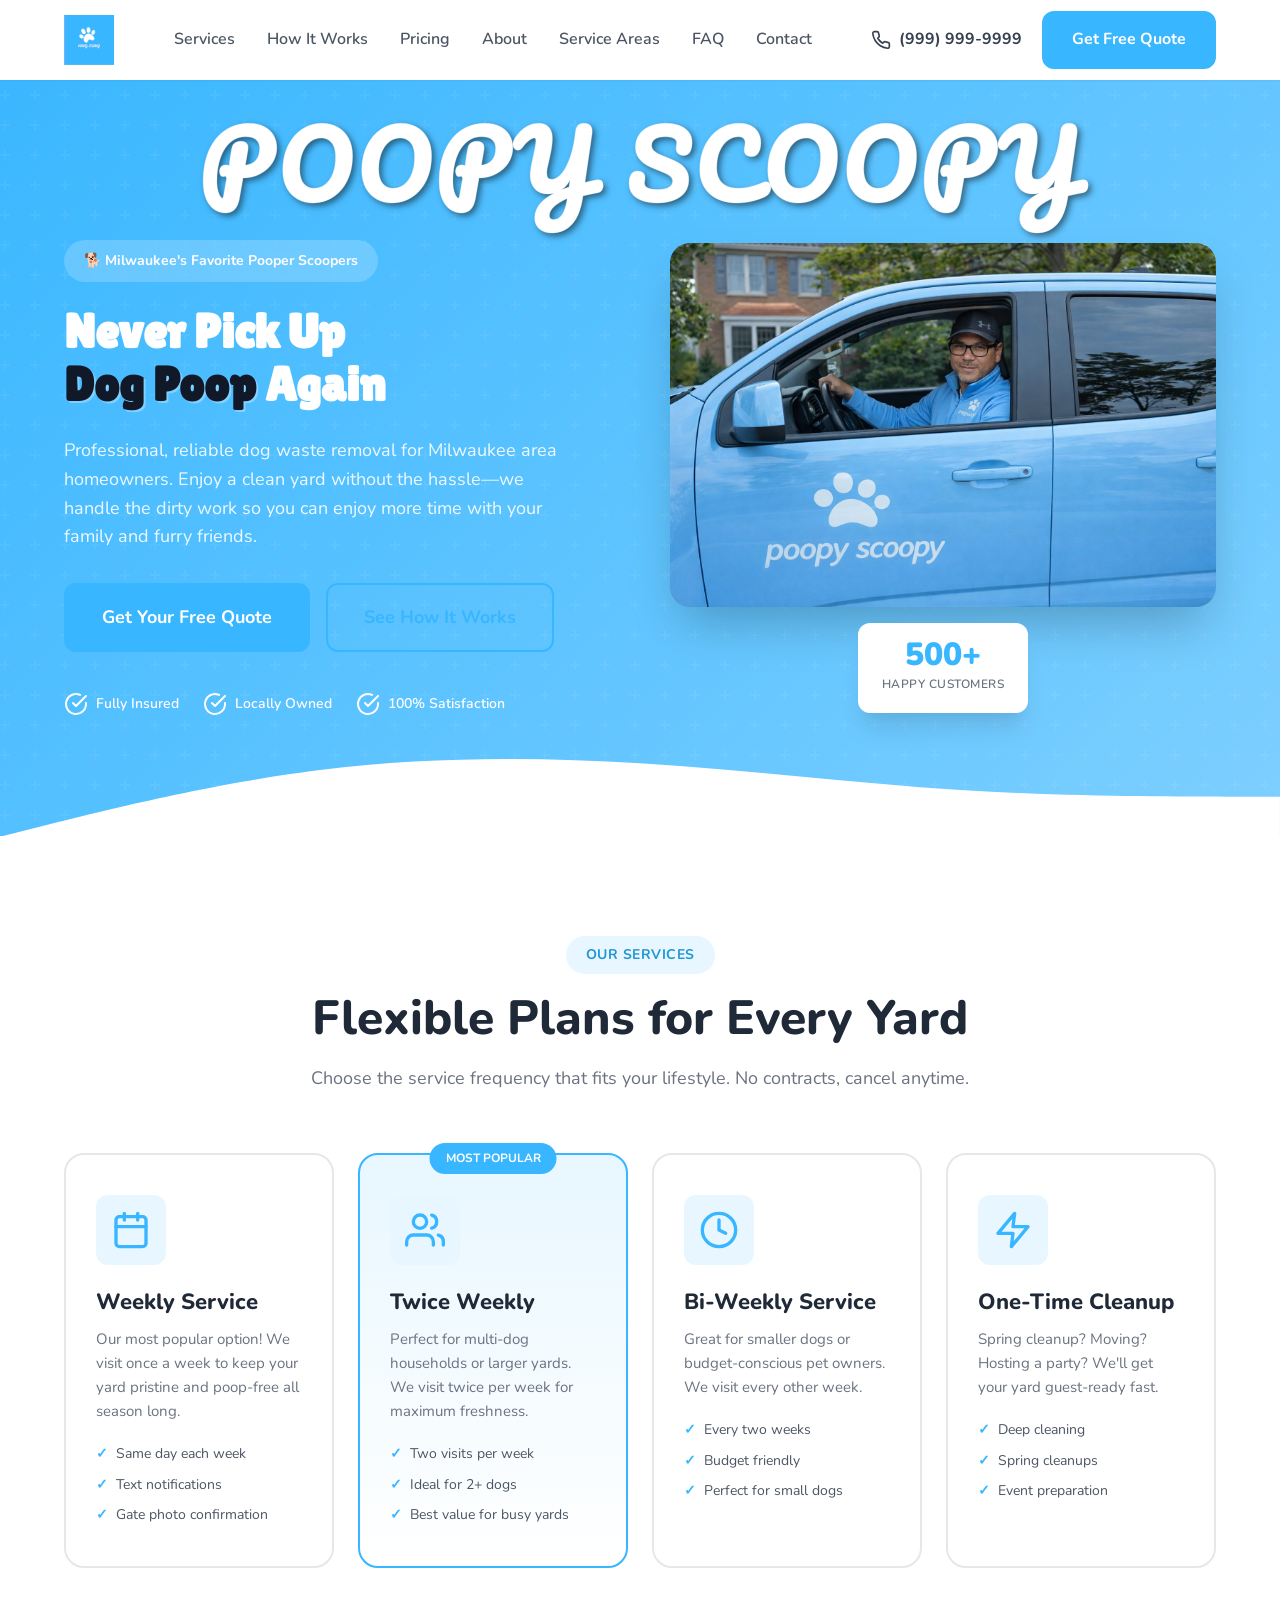
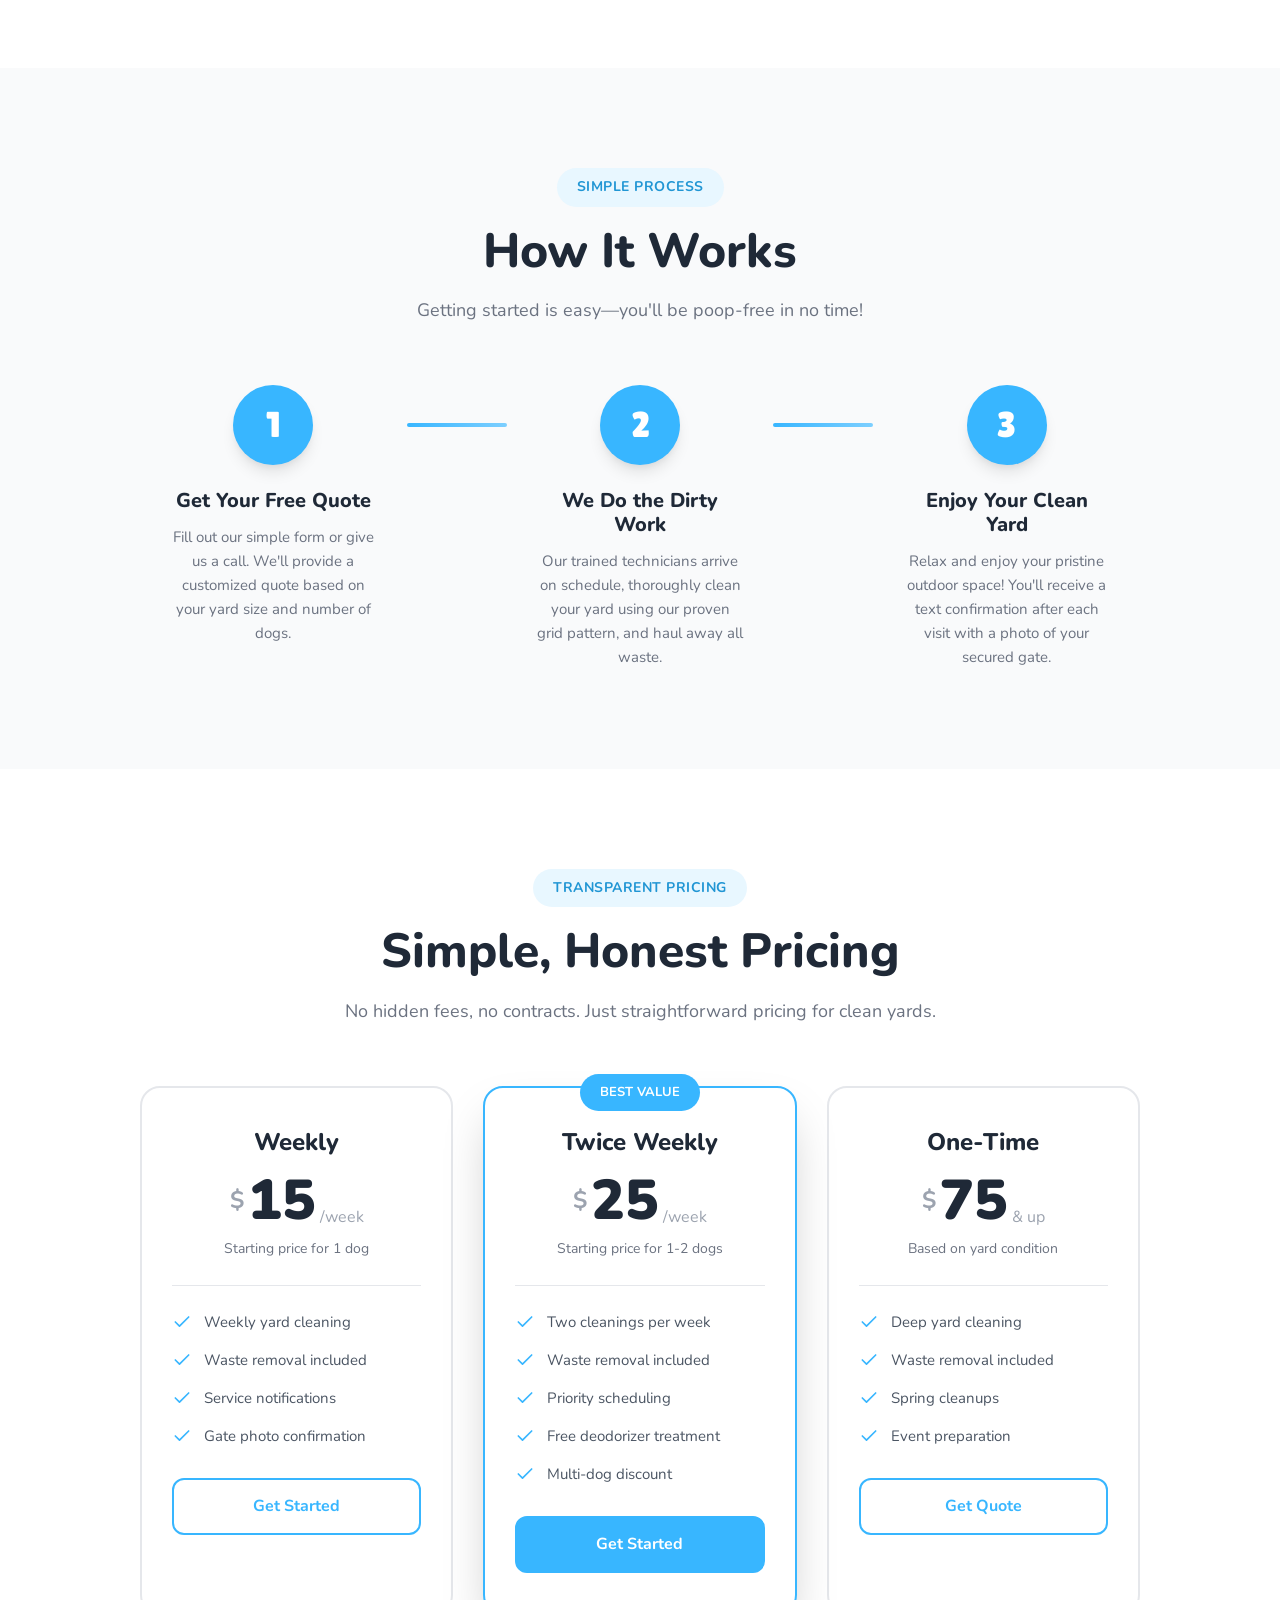
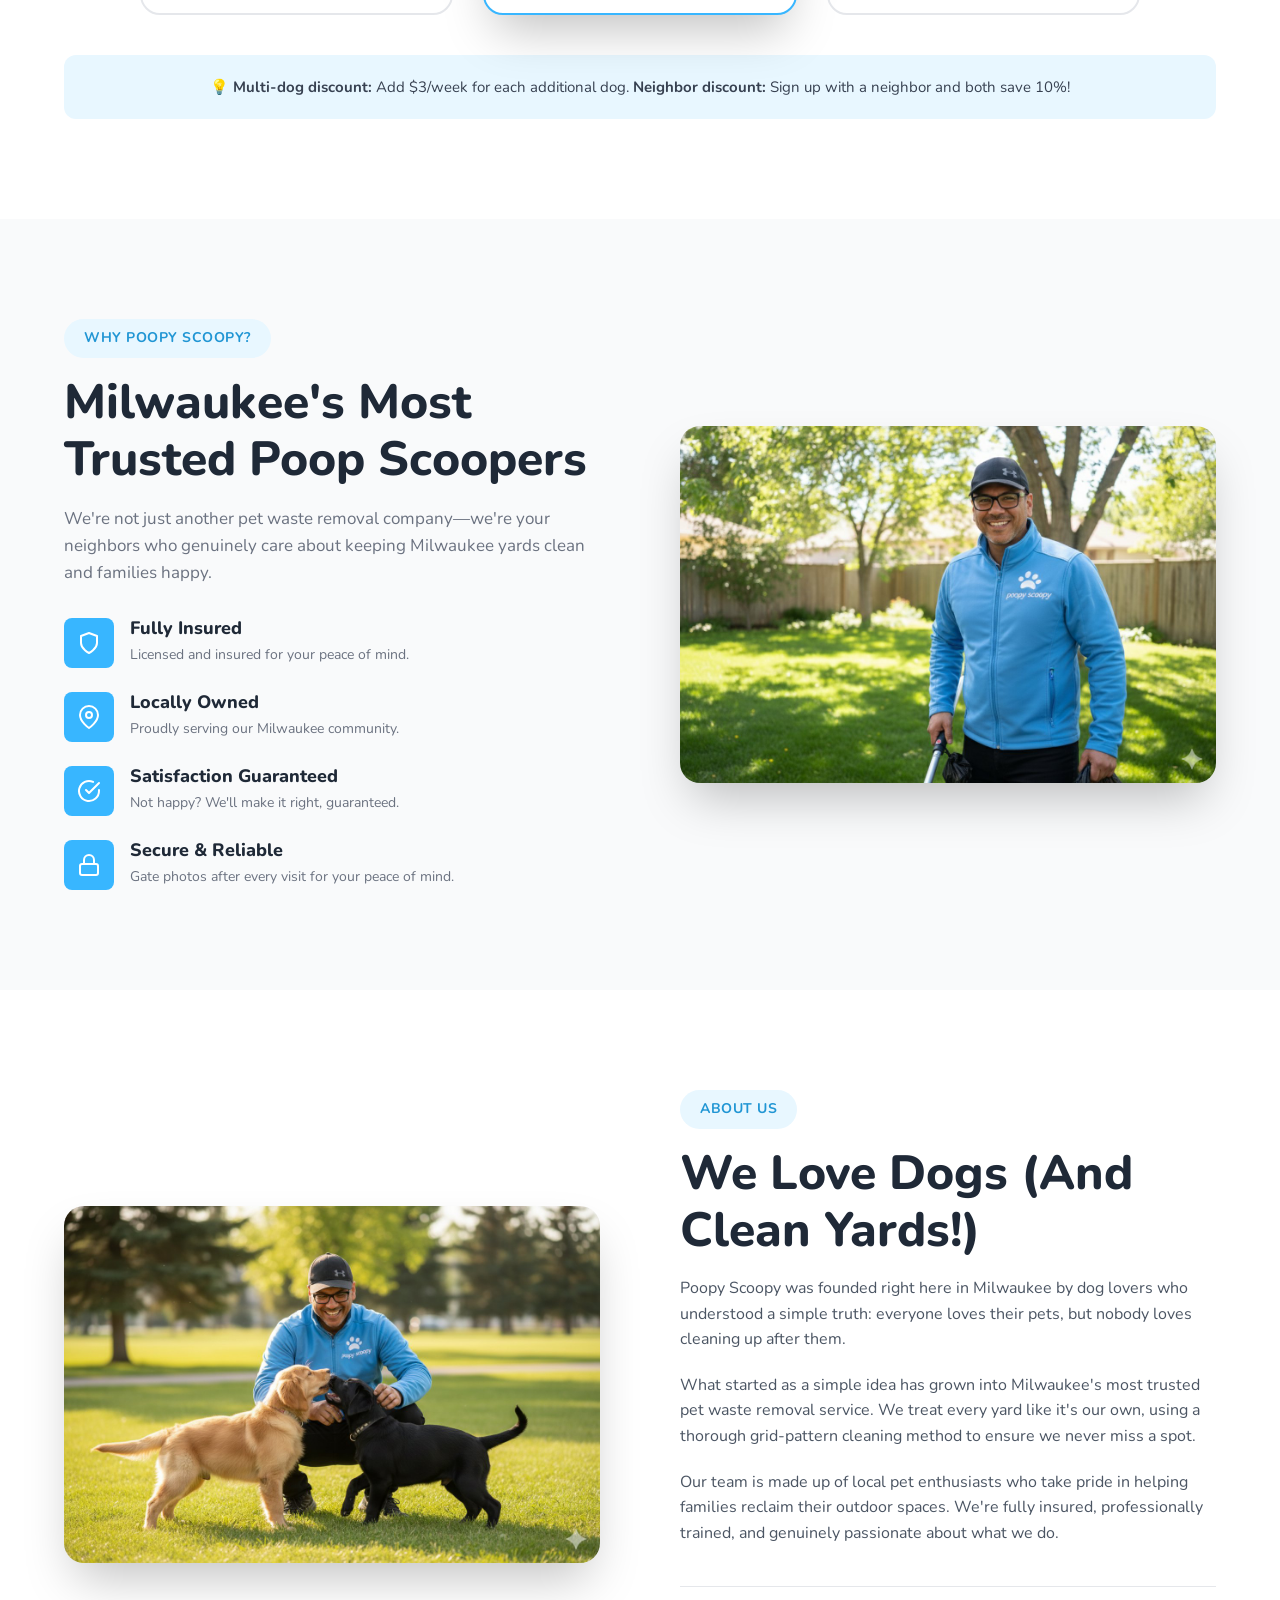
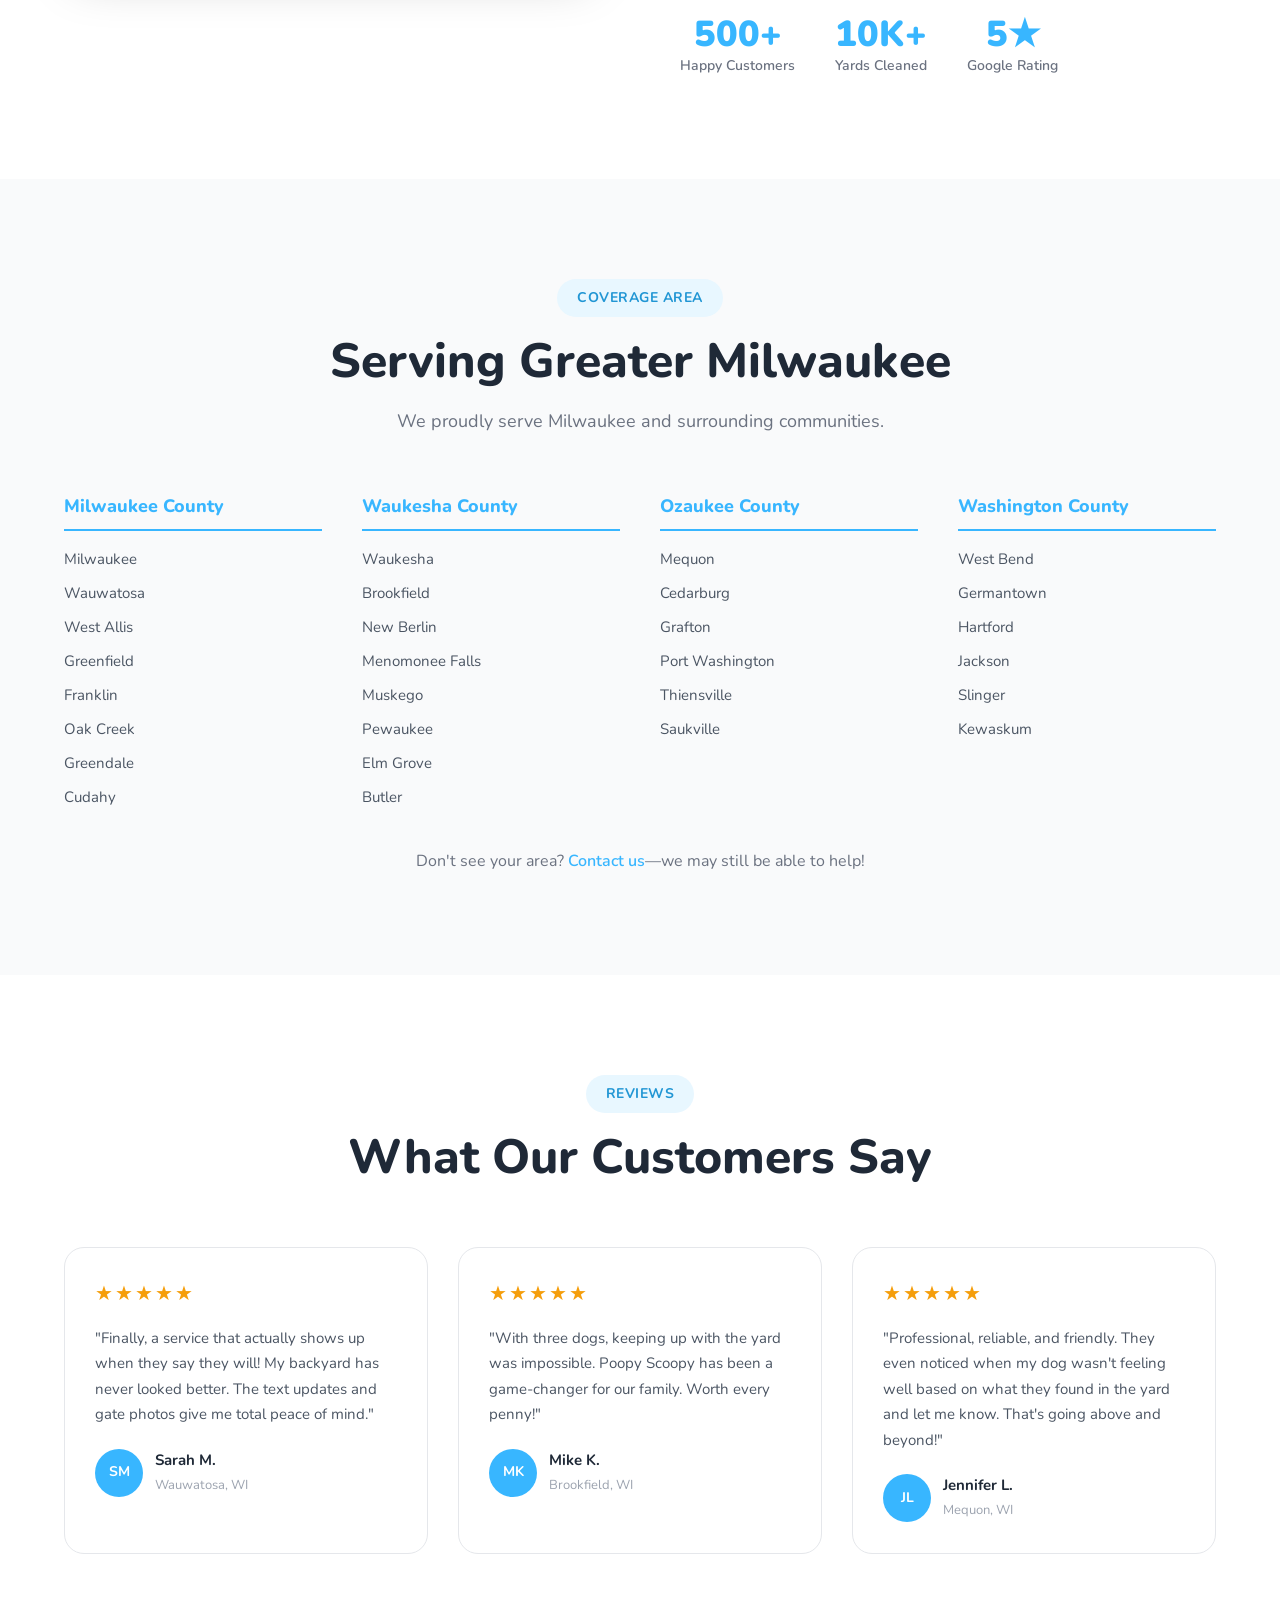
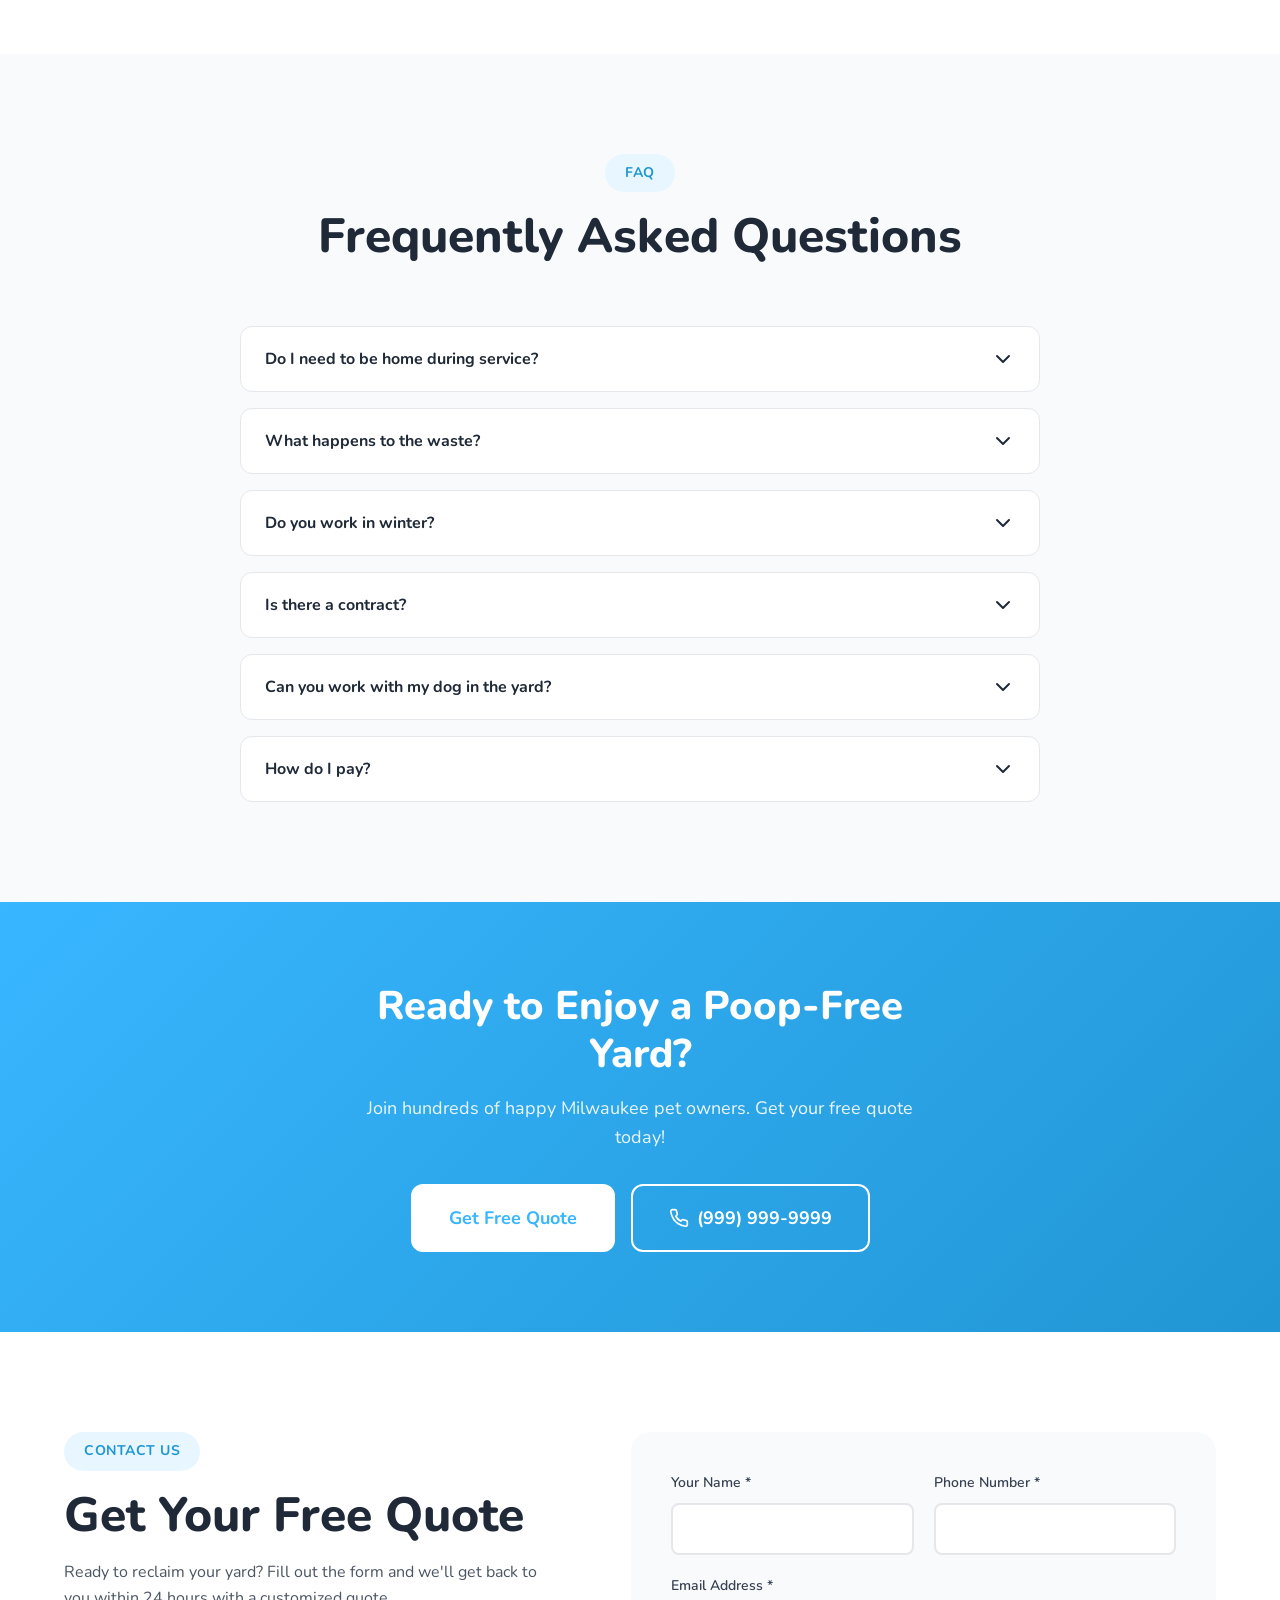
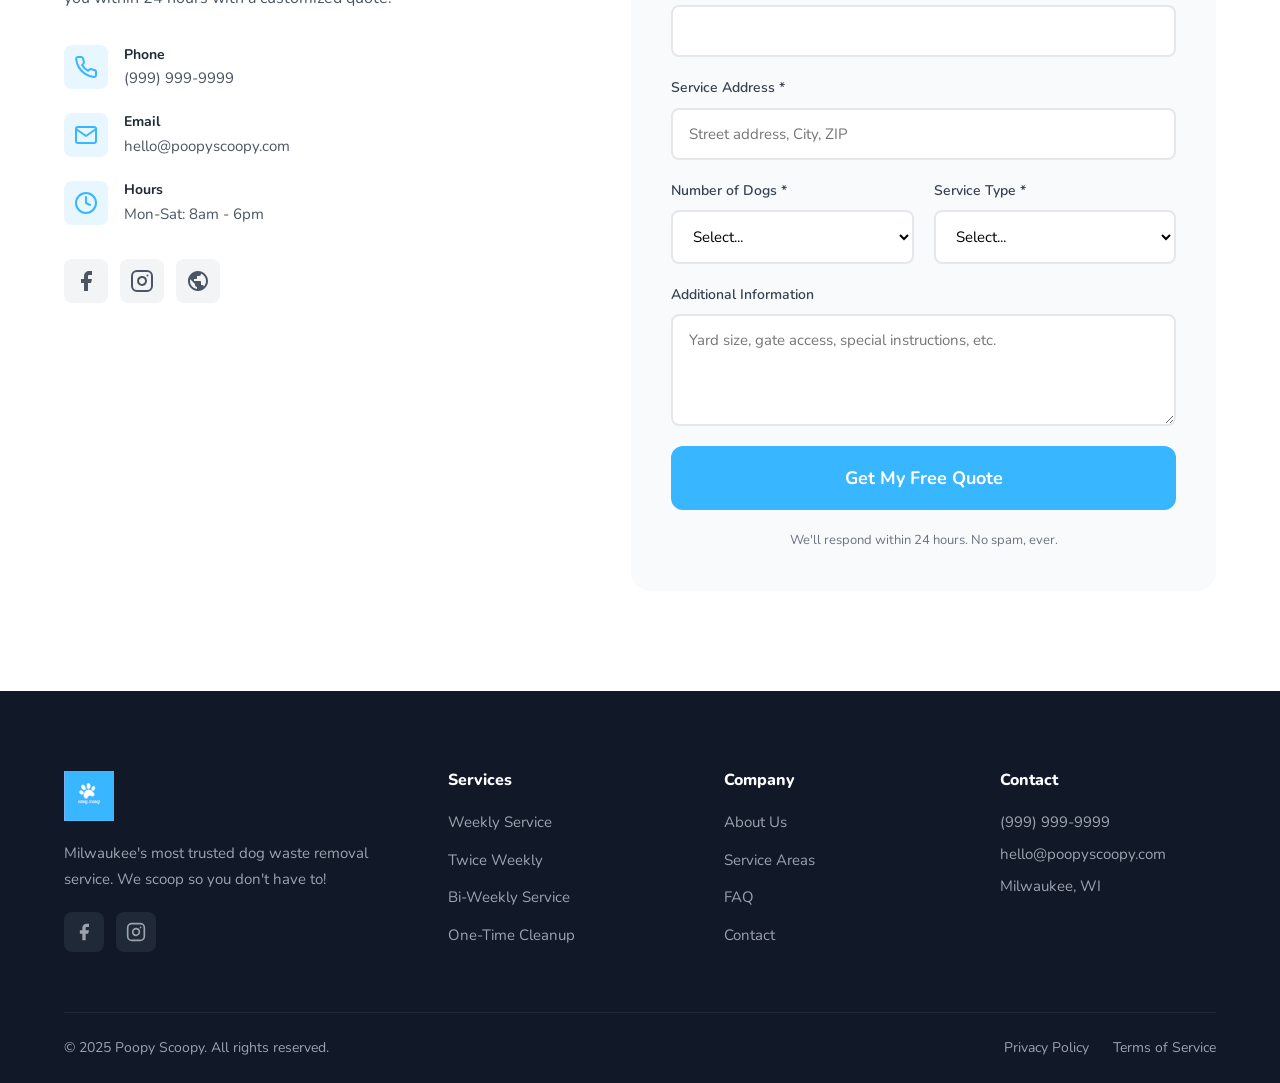
<file: index.html>
<!DOCTYPE html>
<html lang="en">
<head>
    <meta charset="UTF-8">
    <meta name="viewport" content="width=device-width, initial-scale=1.0">
    <title>Poopy Scoopy | Milwaukee's #1 Dog Waste Removal Service</title>
    <meta name="description" content="Professional dog poop removal service in Milwaukee, WI. Weekly, bi-weekly, and one-time cleanups. Affordable pricing, reliable service. Get a free quote today!">
    <link rel="preconnect" href="https://fonts.googleapis.com">
    <link rel="preconnect" href="https://fonts.gstatic.com" crossorigin>
    <link href="https://fonts.googleapis.com/css2?family=Nunito:wght@400;600;700;800;900&family=Lilita+One&family=Pacifico&display=swap" rel="stylesheet">
    <link rel="stylesheet" href="styles.css">
    <link rel="icon" type="image/png" href="images/logo.png">
</head>
<body>
    <!-- Header -->
    <header class="header" id="header">
        <div class="container header-container">
            <a href="#" class="logo">
                <img src="images/logo.png" alt="Poopy Scoopy Logo">
            </a>
            <nav class="nav" id="nav">
                <a href="#services" class="nav-link">Services</a>
                <a href="#how-it-works" class="nav-link">How It Works</a>
                <a href="#pricing" class="nav-link">Pricing</a>
                <a href="#about" class="nav-link">About</a>
                <a href="#areas" class="nav-link">Service Areas</a>
                <a href="#faq" class="nav-link">FAQ</a>
                <a href="#contact" class="nav-link">Contact</a>
            </nav>
            <div class="header-cta">
                <a href="tel:9999999999" class="phone-link">
                    <svg xmlns="http://www.w3.org/2000/svg" width="20" height="20" viewBox="0 0 24 24" fill="none" stroke="currentColor" stroke-width="2" stroke-linecap="round" stroke-linejoin="round"><path d="M22 16.92v3a2 2 0 0 1-2.18 2 19.79 19.79 0 0 1-8.63-3.07 19.5 19.5 0 0 1-6-6 19.79 19.79 0 0 1-3.07-8.67A2 2 0 0 1 4.11 2h3a2 2 0 0 1 2 1.72 12.84 12.84 0 0 0 .7 2.81 2 2 0 0 1-.45 2.11L8.09 9.91a16 16 0 0 0 6 6l1.27-1.27a2 2 0 0 1 2.11-.45 12.84 12.84 0 0 0 2.81.7A2 2 0 0 1 22 16.92z"></path></svg>
                    (999) 999-9999
                </a>
                <a href="#contact" class="btn btn-primary">Get Free Quote</a>
            </div>
            <button class="mobile-menu-btn" id="mobile-menu-btn" aria-label="Toggle menu">
                <span></span>
                <span></span>
                <span></span>
            </button>
        </div>
    </header>

    <!-- Hero Section -->
    <section class="hero">
        <div class="hero-bg"></div>
        
        <!-- NEW BIG TITLE BANNER -->
        <div class="big-title-banner">
            <h1 class="big-title-text">POOPY SCOOPY</h1>
        </div>
        
        <div class="container hero-container">
            <div class="hero-content">
                <div class="hero-badge">🐕 Milwaukee's Favorite Pooper Scoopers</div>
                <h2 class="hero-title">Never Pick Up<br><span class="highlight">Dog Poop</span> Again</h2>
                <p class="hero-subtitle">Professional, reliable dog waste removal for Milwaukee area homeowners. Enjoy a clean yard without the hassle—we handle the dirty work so you can enjoy more time with your family and furry friends.</p>
                <div class="hero-cta">
                    <a href="#contact" class="btn btn-primary btn-lg">Get Your Free Quote</a>
                    <a href="#how-it-works" class="btn btn-outline btn-lg">See How It Works</a>
                </div>
                <div class="hero-trust">
                    <div class="trust-item">
                        <svg xmlns="http://www.w3.org/2000/svg" width="24" height="24" viewBox="0 0 24 24" fill="none" stroke="currentColor" stroke-width="2" stroke-linecap="round" stroke-linejoin="round"><path d="M22 11.08V12a10 10 0 1 1-5.93-9.14"></path><polyline points="22 4 12 14.01 9 11.01"></polyline></svg>
                        <span>Fully Insured</span>
                    </div>
                    <div class="trust-item">
                        <svg xmlns="http://www.w3.org/2000/svg" width="24" height="24" viewBox="0 0 24 24" fill="none" stroke="currentColor" stroke-width="2" stroke-linecap="round" stroke-linejoin="round"><path d="M22 11.08V12a10 10 0 1 1-5.93-9.14"></path><polyline points="22 4 12 14.01 9 11.01"></polyline></svg>
                        <span>Locally Owned</span>
                    </div>
                    <div class="trust-item">
                        <svg xmlns="http://www.w3.org/2000/svg" width="24" height="24" viewBox="0 0 24 24" fill="none" stroke="currentColor" stroke-width="2" stroke-linecap="round" stroke-linejoin="round"><path d="M22 11.08V12a10 10 0 1 1-5.93-9.14"></path><polyline points="22 4 12 14.01 9 11.01"></polyline></svg>
                        <span>100% Satisfaction</span>
                    </div>
                </div>
            </div>
            <div class="hero-image">
                <img src="images/hero-truck.png" alt="Poopy Scoopy service truck">
                <div class="hero-image-badge">
                    <span class="badge-number">500+</span>
                    <span class="badge-text">Happy Customers</span>
                </div>
            </div>
        </div>
        <div class="hero-wave">
            <svg viewBox="0 0 1440 120" fill="none" xmlns="http://www.w3.org/2000/svg">
                <path d="M0 120L60 105C120 90 240 60 360 45C480 30 600 30 720 37.5C840 45 960 60 1080 67.5C1200 75 1320 75 1380 75L1440 75V120H1380C1320 120 1200 120 1080 120C960 120 840 120 720 120C600 120 480 120 360 120C240 120 120 120 60 120H0Z" fill="white"/>
            </svg>
        </div>
    </section>

    <!-- Services Section -->
    <section class="services" id="services">
        <div class="container">
            <div class="section-header">
                <span class="section-badge">Our Services</span>
                <h2 class="section-title">Flexible Plans for Every Yard</h2>
                <p class="section-subtitle">Choose the service frequency that fits your lifestyle. No contracts, cancel anytime.</p>
            </div>
            <div class="services-grid">
                <div class="service-card">
                    <div class="service-icon">
                        <svg xmlns="http://www.w3.org/2000/svg" width="40" height="40" viewBox="0 0 24 24" fill="none" stroke="currentColor" stroke-width="2" stroke-linecap="round" stroke-linejoin="round"><rect x="3" y="4" width="18" height="18" rx="2" ry="2"></rect><line x1="16" y1="2" x2="16" y2="6"></line><line x1="8" y1="2" x2="8" y2="6"></line><line x1="3" y1="10" x2="21" y2="10"></line></svg>
                    </div>
                    <h3 class="service-title">Weekly Service</h3>
                    <p class="service-desc">Our most popular option! We visit once a week to keep your yard pristine and poop-free all season long.</p>
                    <ul class="service-features">
                        <li>Same day each week</li>
                        <li>Text notifications</li>
                        <li>Gate photo confirmation</li>
                    </ul>
                </div>
                <div class="service-card featured">
                    <div class="featured-badge">Most Popular</div>
                    <div class="service-icon">
                        <svg xmlns="http://www.w3.org/2000/svg" width="40" height="40" viewBox="0 0 24 24" fill="none" stroke="currentColor" stroke-width="2" stroke-linecap="round" stroke-linejoin="round"><path d="M17 21v-2a4 4 0 0 0-4-4H5a4 4 0 0 0-4 4v2"></path><circle cx="9" cy="7" r="4"></circle><path d="M23 21v-2a4 4 0 0 0-3-3.87"></path><path d="M16 3.13a4 4 0 0 1 0 7.75"></path></svg>
                    </div>
                    <h3 class="service-title">Twice Weekly</h3>
                    <p class="service-desc">Perfect for multi-dog households or larger yards. We visit twice per week for maximum freshness.</p>
                    <ul class="service-features">
                        <li>Two visits per week</li>
                        <li>Ideal for 2+ dogs</li>
                        <li>Best value for busy yards</li>
                    </ul>
                </div>
                <div class="service-card">
                    <div class="service-icon">
                        <svg xmlns="http://www.w3.org/2000/svg" width="40" height="40" viewBox="0 0 24 24" fill="none" stroke="currentColor" stroke-width="2" stroke-linecap="round" stroke-linejoin="round"><circle cx="12" cy="12" r="10"></circle><polyline points="12 6 12 12 16 14"></polyline></svg>
                    </div>
                    <h3 class="service-title">Bi-Weekly Service</h3>
                    <p class="service-desc">Great for smaller dogs or budget-conscious pet owners. We visit every other week.</p>
                    <ul class="service-features">
                        <li>Every two weeks</li>
                        <li>Budget friendly</li>
                        <li>Perfect for small dogs</li>
                    </ul>
                </div>
                <div class="service-card">
                    <div class="service-icon">
                        <svg xmlns="http://www.w3.org/2000/svg" width="40" height="40" viewBox="0 0 24 24" fill="none" stroke="currentColor" stroke-width="2" stroke-linecap="round" stroke-linejoin="round"><polygon points="13 2 3 14 12 14 11 22 21 10 12 10 13 2"></polygon></svg>
                    </div>
                    <h3 class="service-title">One-Time Cleanup</h3>
                    <p class="service-desc">Spring cleanup? Moving? Hosting a party? We'll get your yard guest-ready fast.</p>
                    <ul class="service-features">
                        <li>Deep cleaning</li>
                        <li>Spring cleanups</li>
                        <li>Event preparation</li>
                    </ul>
                </div>
            </div>
        </div>
    </section>

    <!-- How It Works -->
    <section class="how-it-works" id="how-it-works">
        <div class="container">
            <div class="section-header">
                <span class="section-badge">Simple Process</span>
                <h2 class="section-title">How It Works</h2>
                <p class="section-subtitle">Getting started is easy—you'll be poop-free in no time!</p>
            </div>
            <div class="steps-container">
                <div class="step">
                    <div class="step-number">1</div>
                    <div class="step-content">
                        <h3>Get Your Free Quote</h3>
                        <p>Fill out our simple form or give us a call. We'll provide a customized quote based on your yard size and number of dogs.</p>
                    </div>
                </div>
                <div class="step-connector"></div>
                <div class="step">
                    <div class="step-number">2</div>
                    <div class="step-content">
                        <h3>We Do the Dirty Work</h3>
                        <p>Our trained technicians arrive on schedule, thoroughly clean your yard using our proven grid pattern, and haul away all waste.</p>
                    </div>
                </div>
                <div class="step-connector"></div>
                <div class="step">
                    <div class="step-number">3</div>
                    <div class="step-content">
                        <h3>Enjoy Your Clean Yard</h3>
                        <p>Relax and enjoy your pristine outdoor space! You'll receive a text confirmation after each visit with a photo of your secured gate.</p>
                    </div>
                </div>
            </div>
        </div>
    </section>

    <!-- Pricing Section -->
    <section class="pricing" id="pricing">
        <div class="container">
            <div class="section-header">
                <span class="section-badge">Transparent Pricing</span>
                <h2 class="section-title">Simple, Honest Pricing</h2>
                <p class="section-subtitle">No hidden fees, no contracts. Just straightforward pricing for clean yards.</p>
            </div>
            <div class="pricing-grid">
                <div class="pricing-card">
                    <div class="pricing-header">
                        <h3>Weekly</h3>
                        <div class="price">
                            <span class="price-currency">$</span>
                            <span class="price-amount">15</span>
                            <span class="price-period">/week</span>
                        </div>
                        <p class="price-desc">Starting price for 1 dog</p>
                    </div>
                    <ul class="pricing-features">
                        <li><svg xmlns="http://www.w3.org/2000/svg" width="20" height="20" viewBox="0 0 24 24" fill="none" stroke="currentColor" stroke-width="2" stroke-linecap="round" stroke-linejoin="round"><polyline points="20 6 9 17 4 12"></polyline></svg> Weekly yard cleaning</li>
                        <li><svg xmlns="http://www.w3.org/2000/svg" width="20" height="20" viewBox="0 0 24 24" fill="none" stroke="currentColor" stroke-width="2" stroke-linecap="round" stroke-linejoin="round"><polyline points="20 6 9 17 4 12"></polyline></svg> Waste removal included</li>
                        <li><svg xmlns="http://www.w3.org/2000/svg" width="20" height="20" viewBox="0 0 24 24" fill="none" stroke="currentColor" stroke-width="2" stroke-linecap="round" stroke-linejoin="round"><polyline points="20 6 9 17 4 12"></polyline></svg> Service notifications</li>
                        <li><svg xmlns="http://www.w3.org/2000/svg" width="20" height="20" viewBox="0 0 24 24" fill="none" stroke="currentColor" stroke-width="2" stroke-linecap="round" stroke-linejoin="round"><polyline points="20 6 9 17 4 12"></polyline></svg> Gate photo confirmation</li>
                    </ul>
                    <a href="#contact" class="btn btn-outline btn-block">Get Started</a>
                </div>
                <div class="pricing-card featured">
                    <div class="pricing-badge">Best Value</div>
                    <div class="pricing-header">
                        <h3>Twice Weekly</h3>
                        <div class="price">
                            <span class="price-currency">$</span>
                            <span class="price-amount">25</span>
                            <span class="price-period">/week</span>
                        </div>
                        <p class="price-desc">Starting price for 1-2 dogs</p>
                    </div>
                    <ul class="pricing-features">
                        <li><svg xmlns="http://www.w3.org/2000/svg" width="20" height="20" viewBox="0 0 24 24" fill="none" stroke="currentColor" stroke-width="2" stroke-linecap="round" stroke-linejoin="round"><polyline points="20 6 9 17 4 12"></polyline></svg> Two cleanings per week</li>
                        <li><svg xmlns="http://www.w3.org/2000/svg" width="20" height="20" viewBox="0 0 24 24" fill="none" stroke="currentColor" stroke-width="2" stroke-linecap="round" stroke-linejoin="round"><polyline points="20 6 9 17 4 12"></polyline></svg> Waste removal included</li>
                        <li><svg xmlns="http://www.w3.org/2000/svg" width="20" height="20" viewBox="0 0 24 24" fill="none" stroke="currentColor" stroke-width="2" stroke-linecap="round" stroke-linejoin="round"><polyline points="20 6 9 17 4 12"></polyline></svg> Priority scheduling</li>
                        <li><svg xmlns="http://www.w3.org/2000/svg" width="20" height="20" viewBox="0 0 24 24" fill="none" stroke="currentColor" stroke-width="2" stroke-linecap="round" stroke-linejoin="round"><polyline points="20 6 9 17 4 12"></polyline></svg> Free deodorizer treatment</li>
                        <li><svg xmlns="http://www.w3.org/2000/svg" width="20" height="20" viewBox="0 0 24 24" fill="none" stroke="currentColor" stroke-width="2" stroke-linecap="round" stroke-linejoin="round"><polyline points="20 6 9 17 4 12"></polyline></svg> Multi-dog discount</li>
                    </ul>
                    <a href="#contact" class="btn btn-primary btn-block">Get Started</a>
                </div>
                <div class="pricing-card">
                    <div class="pricing-header">
                        <h3>One-Time</h3>
                        <div class="price">
                            <span class="price-currency">$</span>
                            <span class="price-amount">75</span>
                            <span class="price-period">& up</span>
                        </div>
                        <p class="price-desc">Based on yard condition</p>
                    </div>
                    <ul class="pricing-features">
                        <li><svg xmlns="http://www.w3.org/2000/svg" width="20" height="20" viewBox="0 0 24 24" fill="none" stroke="currentColor" stroke-width="2" stroke-linecap="round" stroke-linejoin="round"><polyline points="20 6 9 17 4 12"></polyline></svg> Deep yard cleaning</li>
                        <li><svg xmlns="http://www.w3.org/2000/svg" width="20" height="20" viewBox="0 0 24 24" fill="none" stroke="currentColor" stroke-width="2" stroke-linecap="round" stroke-linejoin="round"><polyline points="20 6 9 17 4 12"></polyline></svg> Waste removal included</li>
                        <li><svg xmlns="http://www.w3.org/2000/svg" width="20" height="20" viewBox="0 0 24 24" fill="none" stroke="currentColor" stroke-width="2" stroke-linecap="round" stroke-linejoin="round"><polyline points="20 6 9 17 4 12"></polyline></svg> Spring cleanups</li>
                        <li><svg xmlns="http://www.w3.org/2000/svg" width="20" height="20" viewBox="0 0 24 24" fill="none" stroke="currentColor" stroke-width="2" stroke-linecap="round" stroke-linejoin="round"><polyline points="20 6 9 17 4 12"></polyline></svg> Event preparation</li>
                    </ul>
                    <a href="#contact" class="btn btn-outline btn-block">Get Quote</a>
                </div>
            </div>
            <div class="pricing-note">
                <p>💡 <strong>Multi-dog discount:</strong> Add $3/week for each additional dog. <strong>Neighbor discount:</strong> Sign up with a neighbor and both save 10%!</p>
            </div>
        </div>
    </section>

    <!-- Why Choose Us -->
    <section class="why-us">
        <div class="container">
            <div class="why-us-grid">
                <div class="why-us-content">
                    <span class="section-badge">Why Poopy Scoopy?</span>
                    <h2 class="section-title">Milwaukee's Most Trusted Poop Scoopers</h2>
                    <p>We're not just another pet waste removal company—we're your neighbors who genuinely care about keeping Milwaukee yards clean and families happy.</p>
                    <div class="features-list">
                        <div class="feature-item">
                            <div class="feature-icon">
                                <svg xmlns="http://www.w3.org/2000/svg" width="24" height="24" viewBox="0 0 24 24" fill="none" stroke="currentColor" stroke-width="2" stroke-linecap="round" stroke-linejoin="round"><path d="M12 22s8-4 8-10V5l-8-3-8 3v7c0 6 8 10 8 10z"></path></svg>
                            </div>
                            <div class="feature-text">
                                <h4>Fully Insured</h4>
                                <p>Licensed and insured for your peace of mind.</p>
                            </div>
                        </div>
                        <div class="feature-item">
                            <div class="feature-icon">
                                <svg xmlns="http://www.w3.org/2000/svg" width="24" height="24" viewBox="0 0 24 24" fill="none" stroke="currentColor" stroke-width="2" stroke-linecap="round" stroke-linejoin="round"><path d="M21 10c0 7-9 13-9 13s-9-6-9-13a9 9 0 0 1 18 0z"></path><circle cx="12" cy="10" r="3"></circle></svg>
                            </div>
                            <div class="feature-text">
                                <h4>Locally Owned</h4>
                                <p>Proudly serving our Milwaukee community.</p>
                            </div>
                        </div>
                        <div class="feature-item">
                            <div class="feature-icon">
                                <svg xmlns="http://www.w3.org/2000/svg" width="24" height="24" viewBox="0 0 24 24" fill="none" stroke="currentColor" stroke-width="2" stroke-linecap="round" stroke-linejoin="round"><path d="M22 11.08V12a10 10 0 1 1-5.93-9.14"></path><polyline points="22 4 12 14.01 9 11.01"></polyline></svg>
                            </div>
                            <div class="feature-text">
                                <h4>Satisfaction Guaranteed</h4>
                                <p>Not happy? We'll make it right, guaranteed.</p>
                            </div>
                        </div>
                        <div class="feature-item">
                            <div class="feature-icon">
                                <svg xmlns="http://www.w3.org/2000/svg" width="24" height="24" viewBox="0 0 24 24" fill="none" stroke="currentColor" stroke-width="2" stroke-linecap="round" stroke-linejoin="round"><rect x="3" y="11" width="18" height="11" rx="2" ry="2"></rect><path d="M7 11V7a5 5 0 0 1 10 0v4"></path></svg>
                            </div>
                            <div class="feature-text">
                                <h4>Secure & Reliable</h4>
                                <p>Gate photos after every visit for your peace of mind.</p>
                            </div>
                        </div>
                    </div>
                </div>
                <div class="why-us-image">
                    <img src="images/worker-yard.png" alt="Poopy Scoopy technician cleaning yard">
                    <div class="image-accent"></div>
                </div>
            </div>
        </div>
    </section>

    <!-- About Section -->
    <section class="about" id="about">
        <div class="container">
            <div class="about-grid">
                <div class="about-image">
                    <img src="images/worker-dogs.png" alt="Poopy Scoopy team with dogs">
                </div>
                <div class="about-content">
                    <span class="section-badge">About Us</span>
                    <h2 class="section-title">We Love Dogs (And Clean Yards!)</h2>
                    <p>Poopy Scoopy was founded right here in Milwaukee by dog lovers who understood a simple truth: everyone loves their pets, but nobody loves cleaning up after them.</p>
                    <p>What started as a simple idea has grown into Milwaukee's most trusted pet waste removal service. We treat every yard like it's our own, using a thorough grid-pattern cleaning method to ensure we never miss a spot.</p>
                    <p>Our team is made up of local pet enthusiasts who take pride in helping families reclaim their outdoor spaces. We're fully insured, professionally trained, and genuinely passionate about what we do.</p>
                    <div class="about-stats">
                        <div class="stat">
                            <span class="stat-number">500+</span>
                            <span class="stat-label">Happy Customers</span>
                        </div>
                        <div class="stat">
                            <span class="stat-number">10K+</span>
                            <span class="stat-label">Yards Cleaned</span>
                        </div>
                        <div class="stat">
                            <span class="stat-number">5★</span>
                            <span class="stat-label">Google Rating</span>
                        </div>
                    </div>
                </div>
            </div>
        </div>
    </section>

    <!-- Service Areas -->
    <section class="service-areas" id="areas">
        <div class="container">
            <div class="section-header">
                <span class="section-badge">Coverage Area</span>
                <h2 class="section-title">Serving Greater Milwaukee</h2>
                <p class="section-subtitle">We proudly serve Milwaukee and surrounding communities.</p>
            </div>
            <div class="areas-grid">
                <div class="area-column">
                    <h4>Milwaukee County</h4>
                    <ul>
                        <li>Milwaukee</li>
                        <li>Wauwatosa</li>
                        <li>West Allis</li>
                        <li>Greenfield</li>
                        <li>Franklin</li>
                        <li>Oak Creek</li>
                        <li>Greendale</li>
                        <li>Cudahy</li>
                    </ul>
                </div>
                <div class="area-column">
                    <h4>Waukesha County</h4>
                    <ul>
                        <li>Waukesha</li>
                        <li>Brookfield</li>
                        <li>New Berlin</li>
                        <li>Menomonee Falls</li>
                        <li>Muskego</li>
                        <li>Pewaukee</li>
                        <li>Elm Grove</li>
                        <li>Butler</li>
                    </ul>
                </div>
                <div class="area-column">
                    <h4>Ozaukee County</h4>
                    <ul>
                        <li>Mequon</li>
                        <li>Cedarburg</li>
                        <li>Grafton</li>
                        <li>Port Washington</li>
                        <li>Thiensville</li>
                        <li>Saukville</li>
                    </ul>
                </div>
                <div class="area-column">
                    <h4>Washington County</h4>
                    <ul>
                        <li>West Bend</li>
                        <li>Germantown</li>
                        <li>Hartford</li>
                        <li>Jackson</li>
                        <li>Slinger</li>
                        <li>Kewaskum</li>
                    </ul>
                </div>
            </div>
            <p class="areas-note">Don't see your area? <a href="#contact">Contact us</a>—we may still be able to help!</p>
        </div>
    </section>

    <!-- Testimonials -->
    <section class="testimonials">
        <div class="container">
            <div class="section-header">
                <span class="section-badge">Reviews</span>
                <h2 class="section-title">What Our Customers Say</h2>
            </div>
            <div class="testimonials-grid">
                <div class="testimonial-card">
                    <div class="testimonial-stars">★★★★★</div>
                    <p class="testimonial-text">"Finally, a service that actually shows up when they say they will! My backyard has never looked better. The text updates and gate photos give me total peace of mind."</p>
                    <div class="testimonial-author">
                        <div class="author-avatar">SM</div>
                        <div class="author-info">
                            <strong>Sarah M.</strong>
                            <span>Wauwatosa, WI</span>
                        </div>
                    </div>
                </div>
                <div class="testimonial-card">
                    <div class="testimonial-stars">★★★★★</div>
                    <p class="testimonial-text">"With three dogs, keeping up with the yard was impossible. Poopy Scoopy has been a game-changer for our family. Worth every penny!"</p>
                    <div class="testimonial-author">
                        <div class="author-avatar">MK</div>
                        <div class="author-info">
                            <strong>Mike K.</strong>
                            <span>Brookfield, WI</span>
                        </div>
                    </div>
                </div>
                <div class="testimonial-card">
                    <div class="testimonial-stars">★★★★★</div>
                    <p class="testimonial-text">"Professional, reliable, and friendly. They even noticed when my dog wasn't feeling well based on what they found in the yard and let me know. That's going above and beyond!"</p>
                    <div class="testimonial-author">
                        <div class="author-avatar">JL</div>
                        <div class="author-info">
                            <strong>Jennifer L.</strong>
                            <span>Mequon, WI</span>
                        </div>
                    </div>
                </div>
            </div>
        </div>
    </section>

    <!-- FAQ Section -->
    <section class="faq" id="faq">
        <div class="container">
            <div class="section-header">
                <span class="section-badge">FAQ</span>
                <h2 class="section-title">Frequently Asked Questions</h2>
            </div>
            <div class="faq-grid">
                <div class="faq-item">
                    <button class="faq-question">
                        Do I need to be home during service?
                        <svg xmlns="http://www.w3.org/2000/svg" width="24" height="24" viewBox="0 0 24 24" fill="none" stroke="currentColor" stroke-width="2" stroke-linecap="round" stroke-linejoin="round"><polyline points="6 9 12 15 18 9"></polyline></svg>
                    </button>
                    <div class="faq-answer">
                        <p>Nope! As long as we have access to your yard (unlocked gate or gate code), we'll take care of everything. You'll receive a text notification when we arrive and a photo of your secured gate when we leave.</p>
                    </div>
                </div>
                <div class="faq-item">
                    <button class="faq-question">
                        What happens to the waste?
                        <svg xmlns="http://www.w3.org/2000/svg" width="24" height="24" viewBox="0 0 24 24" fill="none" stroke="currentColor" stroke-width="2" stroke-linecap="round" stroke-linejoin="round"><polyline points="6 9 12 15 18 9"></polyline></svg>
                    </button>
                    <div class="faq-answer">
                        <p>We haul away all waste—it never goes in your trash cans. We dispose of everything properly in accordance with local regulations.</p>
                    </div>
                </div>
                <div class="faq-item">
                    <button class="faq-question">
                        Do you work in winter?
                        <svg xmlns="http://www.w3.org/2000/svg" width="24" height="24" viewBox="0 0 24 24" fill="none" stroke="currentColor" stroke-width="2" stroke-linecap="round" stroke-linejoin="round"><polyline points="6 9 12 15 18 9"></polyline></svg>
                    </button>
                    <div class="faq-answer">
                        <p>Yes! We provide year-round service. Wisconsin winters are tough, but dog poop doesn't take a vacation. We work in most weather conditions, though heavy snow may delay service by a day.</p>
                    </div>
                </div>
                <div class="faq-item">
                    <button class="faq-question">
                        Is there a contract?
                        <svg xmlns="http://www.w3.org/2000/svg" width="24" height="24" viewBox="0 0 24 24" fill="none" stroke="currentColor" stroke-width="2" stroke-linecap="round" stroke-linejoin="round"><polyline points="6 9 12 15 18 9"></polyline></svg>
                    </button>
                    <div class="faq-answer">
                        <p>No contracts ever! You can start, pause, or cancel your service at any time. We believe in earning your business every single visit.</p>
                    </div>
                </div>
                <div class="faq-item">
                    <button class="faq-question">
                        Can you work with my dog in the yard?
                        <svg xmlns="http://www.w3.org/2000/svg" width="24" height="24" viewBox="0 0 24 24" fill="none" stroke="currentColor" stroke-width="2" stroke-linecap="round" stroke-linejoin="round"><polyline points="6 9 12 15 18 9"></polyline></svg>
                    </button>
                    <div class="faq-answer">
                        <p>Usually yes! Most dogs are fine with us in the yard. If your dog is particularly territorial or aggressive, we ask that you keep them inside during our visit. We're happy to meet your pup beforehand if you're unsure.</p>
                    </div>
                </div>
                <div class="faq-item">
                    <button class="faq-question">
                        How do I pay?
                        <svg xmlns="http://www.w3.org/2000/svg" width="24" height="24" viewBox="0 0 24 24" fill="none" stroke="currentColor" stroke-width="2" stroke-linecap="round" stroke-linejoin="round"><polyline points="6 9 12 15 18 9"></polyline></svg>
                    </button>
                    <div class="faq-answer">
                        <p>We bill monthly via credit card on file. You'll receive an invoice at the beginning of each month for the previous month's service. We accept all major credit cards.</p>
                    </div>
                </div>
            </div>
        </div>
    </section>

    <!-- CTA Section -->
    <section class="cta-section">
        <div class="container">
            <div class="cta-content">
                <h2>Ready to Enjoy a Poop-Free Yard?</h2>
                <p>Join hundreds of happy Milwaukee pet owners. Get your free quote today!</p>
                <div class="cta-buttons">
                    <a href="#contact" class="btn btn-white btn-lg">Get Free Quote</a>
                    <a href="tel:9999999999" class="btn btn-outline-white btn-lg">
                        <svg xmlns="http://www.w3.org/2000/svg" width="20" height="20" viewBox="0 0 24 24" fill="none" stroke="currentColor" stroke-width="2" stroke-linecap="round" stroke-linejoin="round"><path d="M22 16.92v3a2 2 0 0 1-2.18 2 19.79 19.79 0 0 1-8.63-3.07 19.5 19.5 0 0 1-6-6 19.79 19.79 0 0 1-3.07-8.67A2 2 0 0 1 4.11 2h3a2 2 0 0 1 2 1.72 12.84 12.84 0 0 0 .7 2.81 2 2 0 0 1-.45 2.11L8.09 9.91a16 16 0 0 0 6 6l1.27-1.27a2 2 0 0 1 2.11-.45 12.84 12.84 0 0 0 2.81.7A2 2 0 0 1 22 16.92z"></path></svg>
                        (999) 999-9999
                    </a>
                </div>
            </div>
        </div>
    </section>

    <!-- Contact Section -->
    <section class="contact" id="contact">
        <div class="container">
            <div class="contact-grid">
                <div class="contact-info">
                    <span class="section-badge">Contact Us</span>
                    <h2 class="section-title">Get Your Free Quote</h2>
                    <p>Ready to reclaim your yard? Fill out the form and we'll get back to you within 24 hours with a customized quote.</p>
                    <div class="contact-methods">
                        <div class="contact-method">
                            <svg xmlns="http://www.w3.org/2000/svg" width="24" height="24" viewBox="0 0 24 24" fill="none" stroke="currentColor" stroke-width="2" stroke-linecap="round" stroke-linejoin="round"><path d="M22 16.92v3a2 2 0 0 1-2.18 2 19.79 19.79 0 0 1-8.63-3.07 19.5 19.5 0 0 1-6-6 19.79 19.79 0 0 1-3.07-8.67A2 2 0 0 1 4.11 2h3a2 2 0 0 1 2 1.72 12.84 12.84 0 0 0 .7 2.81 2 2 0 0 1-.45 2.11L8.09 9.91a16 16 0 0 0 6 6l1.27-1.27a2 2 0 0 1 2.11-.45 12.84 12.84 0 0 0 2.81.7A2 2 0 0 1 22 16.92z"></path></svg>
                            <div>
                                <strong>Phone</strong>
                                <a href="tel:9999999999">(999) 999-9999</a>
                            </div>
                        </div>
                        <div class="contact-method">
                            <svg xmlns="http://www.w3.org/2000/svg" width="24" height="24" viewBox="0 0 24 24" fill="none" stroke="currentColor" stroke-width="2" stroke-linecap="round" stroke-linejoin="round"><path d="M4 4h16c1.1 0 2 .9 2 2v12c0 1.1-.9 2-2 2H4c-1.1 0-2-.9-2-2V6c0-1.1.9-2 2-2z"></path><polyline points="22,6 12,13 2,6"></polyline></svg>
                            <div>
                                <strong>Email</strong>
                                <a href="mailto:hello@poopyscoopy.com">hello@poopyscoopy.com</a>
                            </div>
                        </div>
                        <div class="contact-method">
                            <svg xmlns="http://www.w3.org/2000/svg" width="24" height="24" viewBox="0 0 24 24" fill="none" stroke="currentColor" stroke-width="2" stroke-linecap="round" stroke-linejoin="round"><circle cx="12" cy="12" r="10"></circle><polyline points="12 6 12 12 16 14"></polyline></svg>
                            <div>
                                <strong>Hours</strong>
                                <span>Mon-Sat: 8am - 6pm</span>
                            </div>
                        </div>
                    </div>
                    <div class="social-links">
                        <a href="#" class="social-link" aria-label="Facebook">
                            <svg xmlns="http://www.w3.org/2000/svg" width="24" height="24" viewBox="0 0 24 24" fill="currentColor"><path d="M18 2h-3a5 5 0 0 0-5 5v3H7v4h3v8h4v-8h3l1-4h-4V7a1 1 0 0 1 1-1h3z"></path></svg>
                        </a>
                        <a href="#" class="social-link" aria-label="Instagram">
                            <svg xmlns="http://www.w3.org/2000/svg" width="24" height="24" viewBox="0 0 24 24" fill="none" stroke="currentColor" stroke-width="2" stroke-linecap="round" stroke-linejoin="round"><rect x="2" y="2" width="20" height="20" rx="5" ry="5"></rect><path d="M16 11.37A4 4 0 1 1 12.63 8 4 4 0 0 1 16 11.37z"></path><line x1="17.5" y1="6.5" x2="17.51" y2="6.5"></line></svg>
                        </a>
                        <a href="#" class="social-link" aria-label="Nextdoor">
                            <svg xmlns="http://www.w3.org/2000/svg" width="24" height="24" viewBox="0 0 24 24" fill="currentColor"><path d="M12 2C6.48 2 2 6.48 2 12s4.48 10 10 10 10-4.48 10-10S17.52 2 12 2zm-1 17.93c-3.95-.49-7-3.85-7-7.93 0-.62.08-1.21.21-1.79L9 15v1c0 1.1.9 2 2 2v1.93zm6.9-2.54c-.26-.81-1-1.39-1.9-1.39h-1v-3c0-.55-.45-1-1-1H8v-2h2c.55 0 1-.45 1-1V7h2c1.1 0 2-.9 2-2v-.41c2.93 1.19 5 4.06 5 7.41 0 2.08-.8 3.97-2.1 5.39z"></path></svg>
                        </a>
                    </div>
                </div>
                <div class="contact-form-container">
                    <form class="contact-form" id="contact-form">
                        <div class="form-row">
                            <div class="form-group">
                                <label for="name">Your Name *</label>
                                <input type="text" id="name" name="name" required>
                            </div>
                            <div class="form-group">
                                <label for="phone">Phone Number *</label>
                                <input type="tel" id="phone" name="phone" required>
                            </div>
                        </div>
                        <div class="form-group">
                            <label for="email">Email Address *</label>
                            <input type="email" id="email" name="email" required>
                        </div>
                        <div class="form-group">
                            <label for="address">Service Address *</label>
                            <input type="text" id="address" name="address" placeholder="Street address, City, ZIP" required>
                        </div>
                        <div class="form-row">
                            <div class="form-group">
                                <label for="dogs">Number of Dogs *</label>
                                <select id="dogs" name="dogs" required>
                                    <option value="">Select...</option>
                                    <option value="1">1 dog</option>
                                    <option value="2">2 dogs</option>
                                    <option value="3">3 dogs</option>
                                    <option value="4+">4+ dogs</option>
                                </select>
                            </div>
                            <div class="form-group">
                                <label for="service">Service Type *</label>
                                <select id="service" name="service" required>
                                    <option value="">Select...</option>
                                    <option value="weekly">Weekly</option>
                                    <option value="twice-weekly">Twice Weekly</option>
                                    <option value="biweekly">Bi-Weekly</option>
                                    <option value="one-time">One-Time Cleanup</option>
                                </select>
                            </div>
                        </div>
                        <div class="form-group">
                            <label for="message">Additional Information</label>
                            <textarea id="message" name="message" rows="4" placeholder="Yard size, gate access, special instructions, etc."></textarea>
                        </div>
                        <button type="submit" class="btn btn-primary btn-lg btn-block">Get My Free Quote</button>
                        <p class="form-note">We'll respond within 24 hours. No spam, ever.</p>
                    </form>
                </div>
            </div>
        </div>
    </section>

    <!-- Footer -->
    <footer class="footer">
        <div class="container">
            <div class="footer-grid">
                <div class="footer-brand">
                    <img src="images/logo.png" alt="Poopy Scoopy" class="footer-logo">
                    <p>Milwaukee's most trusted dog waste removal service. We scoop so you don't have to!</p>
                    <div class="footer-social">
                        <a href="#" aria-label="Facebook">
                            <svg xmlns="http://www.w3.org/2000/svg" width="20" height="20" viewBox="0 0 24 24" fill="currentColor"><path d="M18 2h-3a5 5 0 0 0-5 5v3H7v4h3v8h4v-8h3l1-4h-4V7a1 1 0 0 1 1-1h3z"></path></svg>
                        </a>
                        <a href="#" aria-label="Instagram">
                            <svg xmlns="http://www.w3.org/2000/svg" width="20" height="20" viewBox="0 0 24 24" fill="none" stroke="currentColor" stroke-width="2" stroke-linecap="round" stroke-linejoin="round"><rect x="2" y="2" width="20" height="20" rx="5" ry="5"></rect><path d="M16 11.37A4 4 0 1 1 12.63 8 4 4 0 0 1 16 11.37z"></path><line x1="17.5" y1="6.5" x2="17.51" y2="6.5"></line></svg>
                        </a>
                    </div>
                </div>
                <div class="footer-links">
                    <h4>Services</h4>
                    <ul>
                        <li><a href="#services">Weekly Service</a></li>
                        <li><a href="#services">Twice Weekly</a></li>
                        <li><a href="#services">Bi-Weekly Service</a></li>
                        <li><a href="#services">One-Time Cleanup</a></li>
                    </ul>
                </div>
                <div class="footer-links">
                    <h4>Company</h4>
                    <ul>
                        <li><a href="#about">About Us</a></li>
                        <li><a href="#areas">Service Areas</a></li>
                        <li><a href="#faq">FAQ</a></li>
                        <li><a href="#contact">Contact</a></li>
                    </ul>
                </div>
                <div class="footer-contact">
                    <h4>Contact</h4>
                    <p><a href="tel:9999999999">(999) 999-9999</a></p>
                    <p><a href="mailto:hello@poopyscoopy.com">hello@poopyscoopy.com</a></p>
                    <p>Milwaukee, WI</p>
                </div>
            </div>
            <div class="footer-bottom">
                <p>&copy; 2025 Poopy Scoopy. All rights reserved.</p>
                <div class="footer-legal">
                    <a href="#">Privacy Policy</a>
                    <a href="#">Terms of Service</a>
                </div>
            </div>
        </div>
    </footer>

    <script src="script.js"></script>
</body>
</html>
</file>
<file: styles.css>
/* ===== CSS Variables ===== */
:root {
    /* Brand Colors - Baby Blue Theme */
    --primary: #38b6ff;
    --primary-dark: #2196d4;
    --primary-light: #7dcfff;
    --primary-pale: #e8f7ff;
    
    /* Neutrals */
    --white: #ffffff;
    --gray-50: #f9fafb;
    --gray-100: #f3f4f6;
    --gray-200: #e5e7eb;
    --gray-300: #d1d5db;
    --gray-400: #9ca3af;
    --gray-500: #6b7280;
    --gray-600: #4b5563;
    --gray-700: #374151;
    --gray-800: #1f2937;
    --gray-900: #111827;
    
    /* Accent */
    --accent: #ff6b9d;
    --success: #10b981;
    --warning: #f59e0b;
    
    /* Typography */
    --font-display: 'Lilita One', cursive;
    --font-body: 'Nunito', sans-serif;
    
    /* Spacing */
    --section-padding: 100px;
    --container-width: 1200px;
    
    /* Effects */
    --shadow-sm: 0 1px 2px rgba(0,0,0,0.05);
    --shadow: 0 4px 6px -1px rgba(0,0,0,0.1), 0 2px 4px -1px rgba(0,0,0,0.06);
    --shadow-md: 0 10px 15px -3px rgba(0,0,0,0.1), 0 4px 6px -2px rgba(0,0,0,0.05);
    --shadow-lg: 0 20px 25px -5px rgba(0,0,0,0.1), 0 10px 10px -5px rgba(0,0,0,0.04);
    --shadow-xl: 0 25px 50px -12px rgba(0,0,0,0.25);
    
    --radius-sm: 8px;
    --radius: 12px;
    --radius-lg: 20px;
    --radius-xl: 30px;
    
    --transition: all 0.3s ease;
}

/* ===== Reset & Base ===== */
*, *::before, *::after {
    box-sizing: border-box;
    margin: 0;
    padding: 0;
}

html {
    scroll-behavior: smooth;
}

body {
    font-family: var(--font-body);
    font-size: 16px;
    line-height: 1.6;
    color: var(--gray-700);
    background: var(--white);
    overflow-x: hidden;
}

img {
    max-width: 100%;
    height: auto;
    display: block;
}

a {
    text-decoration: none;
    color: inherit;
    transition: var(--transition);
}

ul {
    list-style: none;
}

/* ===== Container ===== */
.container {
    width: 100%;
    max-width: var(--container-width);
    margin: 0 auto;
    padding: 0 24px;
}

/* ===== Typography ===== */
h1, h2, h3, h4, h5, h6 {
    font-family: var(--font-body);
    font-weight: 800;
    color: var(--gray-800);
    line-height: 1.2;
}

.section-badge {
    display: inline-block;
    background: var(--primary-pale);
    color: var(--primary-dark);
    padding: 8px 20px;
    border-radius: 50px;
    font-size: 14px;
    font-weight: 700;
    text-transform: uppercase;
    letter-spacing: 0.5px;
    margin-bottom: 16px;
}

.section-header {
    text-align: center;
    max-width: 700px;
    margin: 0 auto 60px;
}

.section-title {
    font-size: clamp(32px, 5vw, 48px);
    margin-bottom: 16px;
}

.section-subtitle {
    font-size: 18px;
    color: var(--gray-500);
}

/* ===== Buttons ===== */
.btn {
    display: inline-flex;
    align-items: center;
    justify-content: center;
    gap: 8px;
    padding: 14px 28px;
    font-family: var(--font-body);
    font-size: 16px;
    font-weight: 700;
    border-radius: var(--radius);
    border: 2px solid transparent;
    cursor: pointer;
    transition: var(--transition);
    white-space: nowrap;
}

.btn-primary {
    background: var(--primary);
    color: var(--white);
    border-color: var(--primary);
}

.btn-primary:hover {
    background: var(--primary-dark);
    border-color: var(--primary-dark);
    transform: translateY(-2px);
    box-shadow: var(--shadow-md);
}

.btn-outline {
    background: transparent;
    color: var(--primary);
    border-color: var(--primary);
}

.btn-outline:hover {
    background: var(--primary);
    color: var(--white);
}

.btn-white {
    background: var(--white);
    color: var(--primary);
    border-color: var(--white);
}

.btn-white:hover {
    background: var(--primary-pale);
    transform: translateY(-2px);
}

.btn-outline-white {
    background: transparent;
    color: var(--white);
    border-color: var(--white);
}

.btn-outline-white:hover {
    background: var(--white);
    color: var(--primary);
}

.btn-lg {
    padding: 18px 36px;
    font-size: 18px;
}

.btn-block {
    width: 100%;
}

/* ===== Header ===== */
.header {
    position: fixed;
    top: 0;
    left: 0;
    right: 0;
    z-index: 1000;
    background: var(--white);
    box-shadow: var(--shadow-sm);
    transition: var(--transition);
}

.header.scrolled {
    box-shadow: var(--shadow-md);
}

.header-container {
    display: flex;
    align-items: center;
    justify-content: space-between;
    height: 80px;
}

.logo img {
    height: 50px;
    width: auto;
}

.nav {
    display: flex;
    align-items: center;
    gap: 32px;
}

.nav-link {
    font-weight: 600;
    color: var(--gray-600);
    position: relative;
}

.nav-link::after {
    content: '';
    position: absolute;
    bottom: -4px;
    left: 0;
    width: 0;
    height: 2px;
    background: var(--primary);
    transition: var(--transition);
}

.nav-link:hover {
    color: var(--primary);
}

.nav-link:hover::after {
    width: 100%;
}

.header-cta {
    display: flex;
    align-items: center;
    gap: 20px;
}

.phone-link {
    display: flex;
    align-items: center;
    gap: 8px;
    font-weight: 700;
    color: var(--gray-700);
}

.phone-link:hover {
    color: var(--primary);
}

.mobile-menu-btn {
    display: none;
    flex-direction: column;
    gap: 5px;
    background: none;
    border: none;
    cursor: pointer;
    padding: 8px;
}

.mobile-menu-btn span {
    display: block;
    width: 24px;
    height: 2px;
    background: var(--gray-700);
    transition: var(--transition);
}

/* ===== Hero Section ===== */
.hero {
    position: relative;
    padding: 120px 0 120px;
    background: linear-gradient(135deg, var(--primary) 0%, var(--primary-light) 100%);
    overflow: hidden;
}

.hero-bg {
    position: absolute;
    inset: 0;
    background: url("data:image/svg+xml,%3Csvg width='60' height='60' viewBox='0 0 60 60' xmlns='http://www.w3.org/2000/svg'%3E%3Cg fill='none' fill-rule='evenodd'%3E%3Cg fill='%23ffffff' fill-opacity='0.05'%3E%3Cpath d='M36 34v-4h-2v4h-4v2h4v4h2v-4h4v-2h-4zm0-30V0h-2v4h-4v2h4v4h2V6h4V4h-4zM6 34v-4H4v4H0v2h4v4h2v-4h4v-2H6zM6 4V0H4v4H0v2h4v4h2V6h4V4H6z'/%3E%3C/g%3E%3C/g%3E%3C/svg%3E");
}

.hero-container {
    display: grid;
    grid-template-columns: 1fr 1fr;
    gap: 60px;
    align-items: center;
    position: relative;
    z-index: 1;
}

/* ============================================
   BIG TITLE BANNER - POOPY SCOOPY
   ============================================ */
.big-title-banner {
    width: 100%;
    text-align: center;
    position: relative;
    z-index: 100;
    pointer-events: none;
    margin-bottom: 30px;
}

.big-title-text {
    font-family: 'Pacifico', cursive !important;
    font-size: 90px !important;
    color: #ffffff !important;
    margin: 0 !important;
    padding: 0 20px !important;
    text-shadow: 3px 3px 6px rgba(0,0,0,0.5) !important;
    letter-spacing: 6px !important;
    line-height: 1 !important;
    text-transform: uppercase !important;
    animation: fadeInUp 0.5s ease forwards;
    -webkit-text-stroke: 1px rgba(255,255,255,0.3);
}

@media (max-width: 1200px) {
    .big-title-text {
        font-size: 70px !important;
        letter-spacing: 4px !important;
    }
}

@media (max-width: 768px) {
    .big-title-text {
        font-size: 50px !important;
        letter-spacing: 3px !important;
    }
}

@media (max-width: 480px) {
    .big-title-text {
        font-size: 34px !important;
        letter-spacing: 2px !important;
    }
}

.hero-badge {
    display: inline-block;
    background: rgba(255,255,255,0.2);
    backdrop-filter: blur(10px);
    color: var(--white);
    padding: 10px 20px;
    border-radius: 50px;
    font-size: 14px;
    font-weight: 700;
    margin-bottom: 24px;
    animation: fadeInUp 0.6s ease forwards;
}

.hero-title {
    font-family: var(--font-display);
    font-size: clamp(32px, 4vw, 48px);
    color: var(--white);
    margin-bottom: 24px;
    line-height: 1.1;
    animation: fadeInUp 0.6s ease 0.1s forwards;
    opacity: 0;
}

.hero-title .highlight {
    color: var(--gray-900);
    text-shadow: 2px 2px 0 rgba(255,255,255,0.3);
}

.hero-subtitle {
    font-size: 18px;
    color: rgba(255,255,255,0.9);
    margin-bottom: 32px;
    max-width: 500px;
    animation: fadeInUp 0.6s ease 0.2s forwards;
    opacity: 0;
}

.hero-cta {
    display: flex;
    gap: 16px;
    flex-wrap: wrap;
    margin-bottom: 40px;
    animation: fadeInUp 0.6s ease 0.3s forwards;
    opacity: 0;
}

.hero-trust {
    display: flex;
    gap: 24px;
    flex-wrap: wrap;
    animation: fadeInUp 0.6s ease 0.4s forwards;
    opacity: 0;
}

.trust-item {
    display: flex;
    align-items: center;
    gap: 8px;
    color: var(--white);
    font-weight: 600;
    font-size: 14px;
}

.trust-item svg {
    color: var(--white);
}

.hero-image {
    position: relative;
    text-align: center;
    animation: fadeInRight 0.8s ease 0.3s forwards;
    opacity: 0;
}

.hero-image img {
    border-radius: var(--radius-lg);
    box-shadow: var(--shadow-xl);
}

.hero-image-badge {
    position: relative;
    margin-top: 16px;
    background: var(--white);
    padding: 16px 24px;
    border-radius: var(--radius);
    box-shadow: var(--shadow-lg);
    text-align: center;
    display: inline-block;
}

.badge-number {
    display: block;
    font-size: 32px;
    font-weight: 900;
    color: var(--primary);
    line-height: 1;
}

.badge-text {
    font-size: 12px;
    color: var(--gray-500);
    font-weight: 600;
    text-transform: uppercase;
    letter-spacing: 0.5px;
}

.hero-wave {
    position: absolute;
    bottom: -1px;
    left: 0;
    right: 0;
    z-index: 2;
}

.hero-wave svg {
    display: block;
    width: 100%;
    height: auto;
}

/* ===== Services Section ===== */
.services {
    padding: var(--section-padding) 0;
    background: var(--white);
}

.services-grid {
    display: grid;
    grid-template-columns: repeat(4, 1fr);
    gap: 24px;
}

.service-card {
    position: relative;
    background: var(--white);
    border: 2px solid var(--gray-200);
    border-radius: var(--radius-lg);
    padding: 40px 30px;
    transition: var(--transition);
}

.service-card:hover {
    border-color: var(--primary);
    transform: translateY(-8px);
    box-shadow: var(--shadow-lg);
}

.service-card.featured {
    border-color: var(--primary);
    background: linear-gradient(to bottom, var(--primary-pale), var(--white));
}

.featured-badge {
    position: absolute;
    top: -12px;
    left: 50%;
    transform: translateX(-50%);
    background: var(--primary);
    color: var(--white);
    padding: 6px 16px;
    border-radius: 50px;
    font-size: 12px;
    font-weight: 700;
    text-transform: uppercase;
}

.service-icon {
    width: 70px;
    height: 70px;
    background: var(--primary-pale);
    border-radius: var(--radius);
    display: flex;
    align-items: center;
    justify-content: center;
    margin-bottom: 24px;
    color: var(--primary);
}

.service-title {
    font-size: 22px;
    margin-bottom: 12px;
}

.service-desc {
    color: var(--gray-500);
    margin-bottom: 20px;
    font-size: 15px;
}

.service-features {
    display: flex;
    flex-direction: column;
    gap: 8px;
}

.service-features li {
    display: flex;
    align-items: center;
    gap: 8px;
    font-size: 14px;
    color: var(--gray-600);
}

.service-features li::before {
    content: '✓';
    color: var(--primary);
    font-weight: 700;
}

/* ===== How It Works ===== */
.how-it-works {
    padding: var(--section-padding) 0;
    background: var(--gray-50);
}

.steps-container {
    display: flex;
    align-items: flex-start;
    justify-content: center;
    gap: 0;
    max-width: 1000px;
    margin: 0 auto;
}

.step {
    flex: 1;
    text-align: center;
    padding: 0 30px;
}

.step-number {
    width: 80px;
    height: 80px;
    background: var(--primary);
    color: var(--white);
    font-family: var(--font-display);
    font-size: 36px;
    border-radius: 50%;
    display: flex;
    align-items: center;
    justify-content: center;
    margin: 0 auto 24px;
    box-shadow: var(--shadow-md);
}

.step-content h3 {
    font-size: 20px;
    margin-bottom: 12px;
}

.step-content p {
    color: var(--gray-500);
    font-size: 15px;
}

.step-connector {
    width: 100px;
    height: 4px;
    background: linear-gradient(90deg, var(--primary), var(--primary-light));
    margin-top: 38px;
    border-radius: 2px;
    flex-shrink: 0;
}

/* ===== Pricing Section ===== */
.pricing {
    padding: var(--section-padding) 0;
    background: var(--white);
}

.pricing-grid {
    display: grid;
    grid-template-columns: repeat(3, 1fr);
    gap: 30px;
    max-width: 1000px;
    margin: 0 auto;
}

.pricing-card {
    position: relative;
    background: var(--white);
    border: 2px solid var(--gray-200);
    border-radius: var(--radius-lg);
    padding: 40px 30px;
    transition: var(--transition);
}

.pricing-card:hover {
    border-color: var(--primary);
    box-shadow: var(--shadow-lg);
}

.pricing-card.featured {
    border-color: var(--primary);
    transform: scale(1.05);
    box-shadow: var(--shadow-xl);
    z-index: 1;
}

.pricing-badge {
    position: absolute;
    top: -14px;
    left: 50%;
    transform: translateX(-50%);
    background: var(--primary);
    color: var(--white);
    padding: 8px 20px;
    border-radius: 50px;
    font-size: 13px;
    font-weight: 700;
    text-transform: uppercase;
}

.pricing-header {
    text-align: center;
    padding-bottom: 24px;
    border-bottom: 1px solid var(--gray-200);
    margin-bottom: 24px;
}

.pricing-header h3 {
    font-size: 24px;
    margin-bottom: 16px;
}

.price {
    display: flex;
    align-items: flex-start;
    justify-content: center;
    gap: 4px;
}

.price-currency {
    font-size: 24px;
    font-weight: 700;
    color: var(--gray-400);
    margin-top: 8px;
}

.price-amount {
    font-size: 56px;
    font-weight: 900;
    color: var(--gray-800);
    line-height: 1;
}

.price-period {
    font-size: 16px;
    color: var(--gray-400);
    margin-top: 32px;
}

.price-desc {
    font-size: 14px;
    color: var(--gray-500);
    margin-top: 8px;
}

.pricing-features {
    display: flex;
    flex-direction: column;
    gap: 14px;
    margin-bottom: 30px;
}

.pricing-features li {
    display: flex;
    align-items: center;
    gap: 12px;
    font-size: 15px;
    color: var(--gray-600);
}

.pricing-features svg {
    color: var(--primary);
    flex-shrink: 0;
}

.pricing-note {
    text-align: center;
    margin-top: 40px;
    padding: 20px;
    background: var(--primary-pale);
    border-radius: var(--radius);
}

.pricing-note p {
    color: var(--gray-700);
    font-size: 15px;
}

/* ===== Why Us Section ===== */
.why-us {
    padding: var(--section-padding) 0;
    background: var(--gray-50);
}

.why-us-grid {
    display: grid;
    grid-template-columns: 1fr 1fr;
    gap: 80px;
    align-items: center;
}

.why-us-content p {
    color: var(--gray-500);
    margin-bottom: 32px;
    font-size: 17px;
}

.features-list {
    display: grid;
    gap: 24px;
}

.feature-item {
    display: flex;
    gap: 16px;
}

.feature-icon {
    width: 50px;
    height: 50px;
    background: var(--primary);
    border-radius: var(--radius-sm);
    display: flex;
    align-items: center;
    justify-content: center;
    color: var(--white);
    flex-shrink: 0;
}

.feature-text h4 {
    font-size: 18px;
    margin-bottom: 4px;
}

.feature-text p {
    font-size: 14px;
    color: var(--gray-500);
    margin: 0;
}

.why-us-image {
    position: relative;
}

.why-us-image img {
    border-radius: var(--radius-lg);
    box-shadow: var(--shadow-xl);
}

.image-accent {
    position: absolute;
    top: -20px;
    right: -20px;
    width: 100%;
    height: 100%;
    border: 4px solid var(--primary);
    border-radius: var(--radius-lg);
    z-index: -1;
}

/* ===== About Section ===== */
.about {
    padding: var(--section-padding) 0;
    background: var(--white);
}

.about-grid {
    display: grid;
    grid-template-columns: 1fr 1fr;
    gap: 80px;
    align-items: center;
}

.about-image img {
    border-radius: var(--radius-lg);
    box-shadow: var(--shadow-xl);
}

.about-content p {
    color: var(--gray-600);
    margin-bottom: 20px;
    font-size: 16px;
}

.about-stats {
    display: flex;
    gap: 40px;
    margin-top: 40px;
    padding-top: 30px;
    border-top: 1px solid var(--gray-200);
}

.stat {
    text-align: center;
}

.stat-number {
    display: block;
    font-size: 36px;
    font-weight: 900;
    color: var(--primary);
    line-height: 1;
}

.stat-label {
    font-size: 14px;
    color: var(--gray-500);
    font-weight: 600;
}

/* ===== Service Areas ===== */
.service-areas {
    padding: var(--section-padding) 0;
    background: var(--gray-50);
}

.areas-grid {
    display: grid;
    grid-template-columns: repeat(4, 1fr);
    gap: 40px;
}

.area-column h4 {
    font-size: 18px;
    color: var(--primary);
    margin-bottom: 16px;
    padding-bottom: 12px;
    border-bottom: 2px solid var(--primary);
}

.area-column ul {
    display: flex;
    flex-direction: column;
    gap: 10px;
}

.area-column li {
    color: var(--gray-600);
    font-size: 15px;
}

.areas-note {
    text-align: center;
    margin-top: 40px;
    color: var(--gray-500);
}

.areas-note a {
    color: var(--primary);
    font-weight: 600;
}

.areas-note a:hover {
    text-decoration: underline;
}

/* ===== Testimonials ===== */
.testimonials {
    padding: var(--section-padding) 0;
    background: var(--white);
}

.testimonials-grid {
    display: grid;
    grid-template-columns: repeat(3, 1fr);
    gap: 30px;
}

.testimonial-card {
    background: var(--white);
    border: 1px solid var(--gray-200);
    border-radius: var(--radius-lg);
    padding: 30px;
    transition: var(--transition);
}

.testimonial-card:hover {
    box-shadow: var(--shadow-lg);
    border-color: var(--primary-light);
}

.testimonial-stars {
    color: var(--warning);
    font-size: 20px;
    margin-bottom: 16px;
    letter-spacing: 2px;
}

.testimonial-text {
    color: var(--gray-600);
    font-size: 15px;
    line-height: 1.7;
    margin-bottom: 20px;
}

.testimonial-author {
    display: flex;
    align-items: center;
    gap: 12px;
}

.author-avatar {
    width: 48px;
    height: 48px;
    background: var(--primary);
    color: var(--white);
    border-radius: 50%;
    display: flex;
    align-items: center;
    justify-content: center;
    font-weight: 700;
    font-size: 14px;
}

.author-info strong {
    display: block;
    color: var(--gray-800);
    font-size: 15px;
}

.author-info span {
    font-size: 13px;
    color: var(--gray-400);
}

/* ===== FAQ Section ===== */
.faq {
    padding: var(--section-padding) 0;
    background: var(--gray-50);
}

.faq-grid {
    max-width: 800px;
    margin: 0 auto;
    display: flex;
    flex-direction: column;
    gap: 16px;
}

.faq-item {
    background: var(--white);
    border-radius: var(--radius);
    border: 1px solid var(--gray-200);
    overflow: hidden;
}

.faq-question {
    width: 100%;
    display: flex;
    align-items: center;
    justify-content: space-between;
    padding: 20px 24px;
    background: none;
    border: none;
    font-family: var(--font-body);
    font-size: 16px;
    font-weight: 700;
    color: var(--gray-800);
    cursor: pointer;
    text-align: left;
    transition: var(--transition);
}

.faq-question:hover {
    color: var(--primary);
}

.faq-question svg {
    flex-shrink: 0;
    transition: var(--transition);
}

.faq-item.active .faq-question svg {
    transform: rotate(180deg);
}

.faq-answer {
    max-height: 0;
    overflow: hidden;
    transition: max-height 0.3s ease;
}

.faq-item.active .faq-answer {
    max-height: 300px;
}

.faq-answer p {
    padding: 0 24px 20px;
    color: var(--gray-600);
    font-size: 15px;
    line-height: 1.7;
}

/* ===== CTA Section ===== */
.cta-section {
    padding: 80px 0;
    background: linear-gradient(135deg, var(--primary) 0%, var(--primary-dark) 100%);
}

.cta-content {
    text-align: center;
    max-width: 600px;
    margin: 0 auto;
}

.cta-content h2 {
    font-size: clamp(28px, 4vw, 40px);
    color: var(--white);
    margin-bottom: 16px;
}

.cta-content p {
    color: rgba(255,255,255,0.9);
    font-size: 18px;
    margin-bottom: 32px;
}

.cta-buttons {
    display: flex;
    gap: 16px;
    justify-content: center;
    flex-wrap: wrap;
}

/* ===== Contact Section ===== */
.contact {
    padding: var(--section-padding) 0;
    background: var(--white);
}

.contact-grid {
    display: grid;
    grid-template-columns: 1fr 1.2fr;
    gap: 80px;
}

.contact-info p {
    color: var(--gray-600);
    margin-bottom: 32px;
    font-size: 16px;
}

.contact-methods {
    display: flex;
    flex-direction: column;
    gap: 20px;
    margin-bottom: 32px;
}

.contact-method {
    display: flex;
    align-items: center;
    gap: 16px;
}

.contact-method svg {
    width: 44px;
    height: 44px;
    padding: 10px;
    background: var(--primary-pale);
    color: var(--primary);
    border-radius: var(--radius-sm);
}

.contact-method strong {
    display: block;
    color: var(--gray-800);
    font-size: 14px;
}

.contact-method a,
.contact-method span {
    color: var(--gray-600);
    font-size: 15px;
}

.contact-method a:hover {
    color: var(--primary);
}

.social-links {
    display: flex;
    gap: 12px;
}

.social-link {
    width: 44px;
    height: 44px;
    background: var(--gray-100);
    border-radius: var(--radius-sm);
    display: flex;
    align-items: center;
    justify-content: center;
    color: var(--gray-600);
    transition: var(--transition);
}

.social-link:hover {
    background: var(--primary);
    color: var(--white);
}

.contact-form-container {
    background: var(--gray-50);
    border-radius: var(--radius-lg);
    padding: 40px;
}

.contact-form {
    display: flex;
    flex-direction: column;
    gap: 20px;
}

.form-row {
    display: grid;
    grid-template-columns: 1fr 1fr;
    gap: 20px;
}

.form-group {
    display: flex;
    flex-direction: column;
    gap: 8px;
}

.form-group label {
    font-weight: 600;
    font-size: 14px;
    color: var(--gray-700);
}

.form-group input,
.form-group select,
.form-group textarea {
    padding: 14px 16px;
    border: 2px solid var(--gray-200);
    border-radius: var(--radius-sm);
    font-family: var(--font-body);
    font-size: 15px;
    transition: var(--transition);
    background: var(--white);
}

.form-group input:focus,
.form-group select:focus,
.form-group textarea:focus {
    outline: none;
    border-color: var(--primary);
}

.form-group textarea {
    resize: vertical;
    min-height: 100px;
}

.form-note {
    text-align: center;
    font-size: 13px;
    color: var(--gray-500);
}

/* ===== Footer ===== */
.footer {
    background: var(--gray-900);
    color: var(--gray-400);
    padding: 80px 0 0;
}

.footer-grid {
    display: grid;
    grid-template-columns: 1.5fr 1fr 1fr 1fr;
    gap: 60px;
    padding-bottom: 60px;
    border-bottom: 1px solid var(--gray-800);
}

.footer-logo {
    height: 50px;
    margin-bottom: 20px;
}

.footer-brand p {
    font-size: 15px;
    line-height: 1.7;
    margin-bottom: 20px;
}

.footer-social {
    display: flex;
    gap: 12px;
}

.footer-social a {
    width: 40px;
    height: 40px;
    background: var(--gray-800);
    border-radius: var(--radius-sm);
    display: flex;
    align-items: center;
    justify-content: center;
    color: var(--gray-400);
    transition: var(--transition);
}

.footer-social a:hover {
    background: var(--primary);
    color: var(--white);
}

.footer-links h4,
.footer-contact h4 {
    color: var(--white);
    font-size: 16px;
    margin-bottom: 20px;
}

.footer-links ul {
    display: flex;
    flex-direction: column;
    gap: 12px;
}

.footer-links a {
    font-size: 15px;
    transition: var(--transition);
}

.footer-links a:hover {
    color: var(--primary);
}

.footer-contact p,
.footer-contact a {
    font-size: 15px;
    margin-bottom: 8px;
    display: block;
}

.footer-contact a:hover {
    color: var(--primary);
}

.footer-bottom {
    display: flex;
    align-items: center;
    justify-content: space-between;
    padding: 24px 0;
}

.footer-bottom p {
    font-size: 14px;
}

.footer-legal {
    display: flex;
    gap: 24px;
}

.footer-legal a {
    font-size: 14px;
}

.footer-legal a:hover {
    color: var(--primary);
}

/* ===== Animations ===== */
@keyframes fadeInUp {
    from {
        opacity: 0;
        transform: translateY(30px);
    }
    to {
        opacity: 1;
        transform: translateY(0);
    }
}

@keyframes fadeInRight {
    from {
        opacity: 0;
        transform: translateX(50px);
    }
    to {
        opacity: 1;
        transform: translateX(0);
    }
}

/* ===== Responsive Design ===== */
@media (max-width: 1024px) {
    .nav {
        display: none;
    }
    
    .mobile-menu-btn {
        display: flex;
    }
    
    .header-cta .btn {
        display: none;
    }
    
    .hero-container {
        grid-template-columns: 1fr;
        text-align: center;
    }
    
    .hero-subtitle {
        margin: 0 auto 32px;
    }
    
    .hero-cta {
        justify-content: center;
    }
    
    .hero-trust {
        justify-content: center;
    }
    
    .hero-image {
        max-width: 500px;
        margin: 0 auto;
    }
    
    .services-grid {
        grid-template-columns: repeat(2, 1fr);
    }
    
    .steps-container {
        flex-direction: column;
        gap: 40px;
    }
    
    .step-connector {
        width: 4px;
        height: 60px;
        margin: 0 auto;
    }
    
    .pricing-grid {
        grid-template-columns: 1fr;
        max-width: 400px;
    }
    
    .pricing-card.featured {
        transform: none;
    }
    
    .why-us-grid,
    .about-grid,
    .contact-grid {
        grid-template-columns: 1fr;
        gap: 40px;
    }
    
    .why-us-image {
        order: -1;
    }
    
    .areas-grid {
        grid-template-columns: repeat(2, 1fr);
    }
    
    .testimonials-grid {
        grid-template-columns: 1fr;
        max-width: 500px;
        margin: 0 auto;
    }
    
    .footer-grid {
        grid-template-columns: repeat(2, 1fr);
    }
}

@media (max-width: 640px) {
    :root {
        --section-padding: 60px;
    }
    
    .services-grid {
        grid-template-columns: 1fr;
    }
    
    .areas-grid {
        grid-template-columns: 1fr;
    }
    
    .about-stats {
        flex-direction: column;
        gap: 24px;
    }
    
    .form-row {
        grid-template-columns: 1fr;
    }
    
    .footer-grid {
        grid-template-columns: 1fr;
        gap: 40px;
    }
    
    .footer-bottom {
        flex-direction: column;
        gap: 16px;
        text-align: center;
    }
    
    .cta-buttons {
        flex-direction: column;
    }
    
    .hero-cta {
        flex-direction: column;
        align-items: center;
    }
    
    .hero-cta .btn {
        width: 100%;
        max-width: 280px;
    }
}

/* ===== Mobile Menu (when active) ===== */
.nav.active {
    display: flex;
    flex-direction: column;
    position: absolute;
    top: 80px;
    left: 0;
    right: 0;
    background: var(--white);
    padding: 24px;
    box-shadow: var(--shadow-lg);
    gap: 16px;
}

.mobile-menu-btn.active span:nth-child(1) {
    transform: rotate(45deg) translate(5px, 5px);
}

.mobile-menu-btn.active span:nth-child(2) {
    opacity: 0;
}

.mobile-menu-btn.active span:nth-child(3) {
    transform: rotate(-45deg) translate(5px, -5px);
}
</file>
